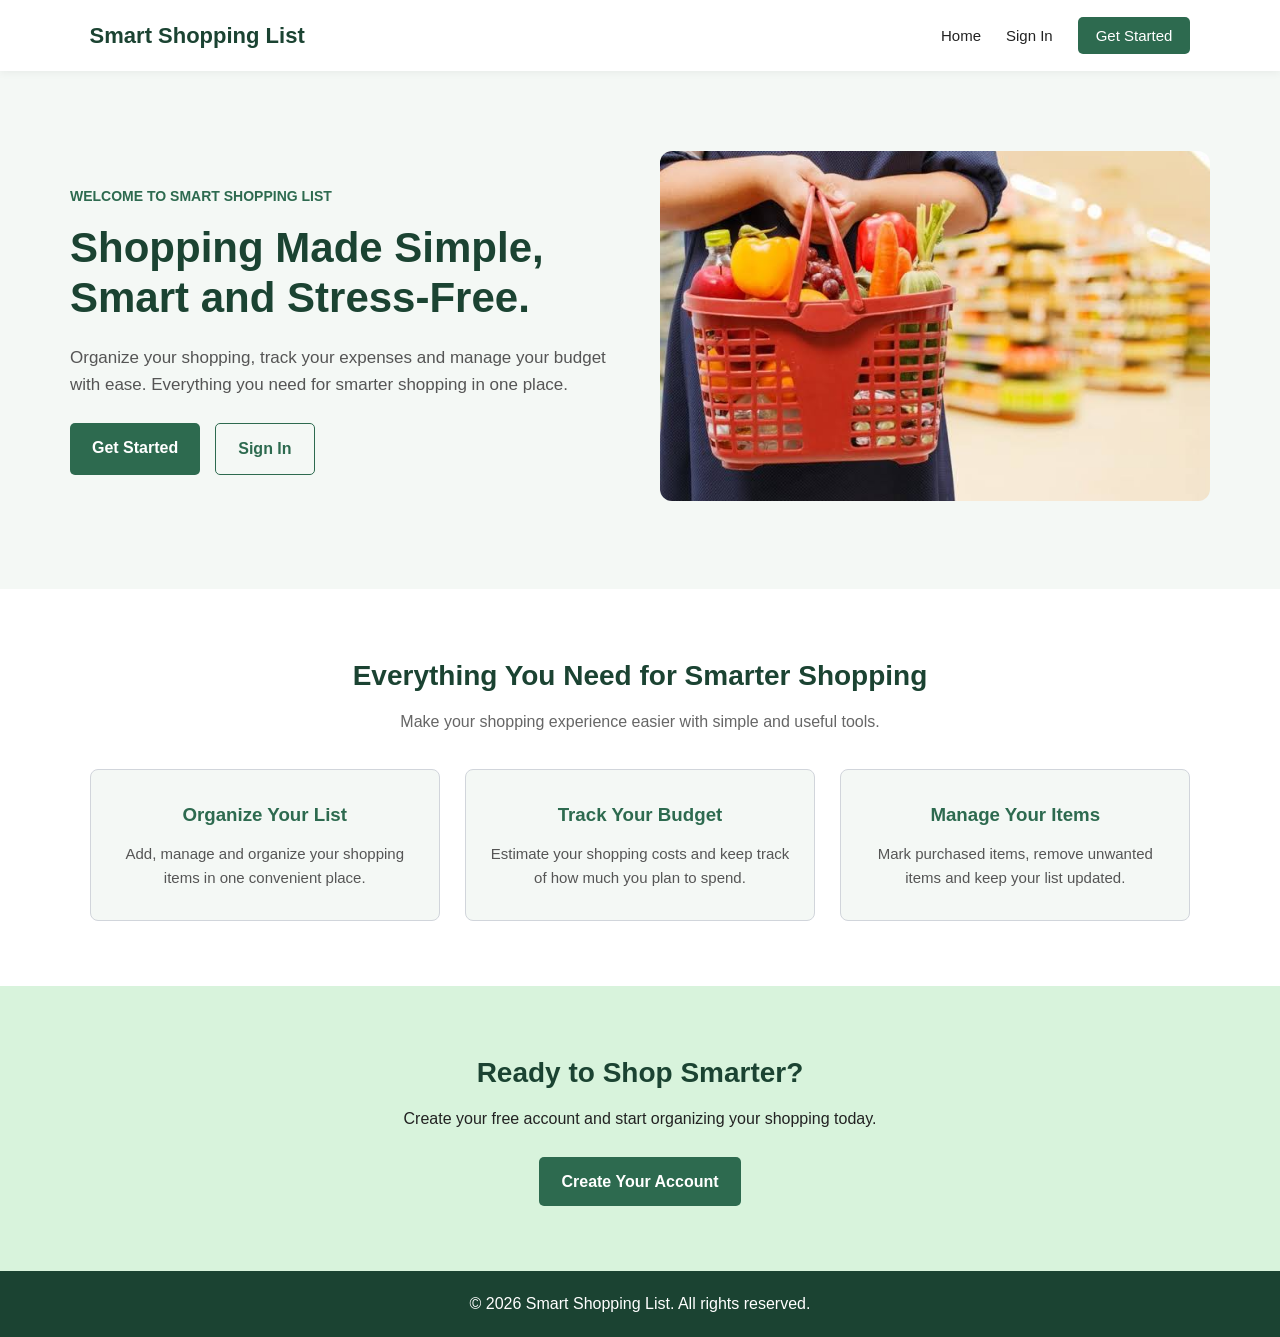
<file: index.html>
<!DOCTYPE html>
<html lang="en">

<head>
    <meta charset="UTF-8">
    <meta name="viewport" content="width=device-width, initial-scale=1.0">
    <title>Smart Shopping List | Shop Smarter</title>
    <link rel="stylesheet" href="style.css">
</head>

<body>

    <!-- Navigation Bar -->
    <header>
        <nav class="navbar">
            <h2 class="logo">Smart Shopping List</h2>

            <ul class="nav-links">
                <li><a href="index.html">Home</a></li>
                <li><a href="login.html">Sign In</a></li>
                <li><a href="signup.html" class="nav-button">Get Started</a></li>
            </ul>
        </nav>
    </header>

    <main>

        <!-- Hero Section -->
        <section class="hero">

            <div class="hero-content">
                <p class="welcome-text">WELCOME TO SMART SHOPPING LIST</p>

                <h1>Shopping Made Simple, Smart and Stress-Free.</h1>

                <p class="hero-description">
                    Organize your shopping, track your expenses and manage
                    your budget with ease. Everything you need for smarter
                    shopping in one place.
                </p>

                <div class="hero-buttons">
                    <a href="signup.html" class="primary-button">
                        Get Started
                    </a>

                    <a href="login.html" class="secondary-button">
                        Sign In
                    </a>
                </div>
            </div>

            <div class="hero-image">
           <img src="images/Shopping.jpg" alt="shopping">
            </div>

        </section>

        <!-- Features Section -->
        <section class="features" id="features">

            <div class="section-heading">
                <h2>Everything You Need for Smarter Shopping</h2>

                <p>
                    Make your shopping experience easier with simple
                    and useful tools.
                </p>
            </div>

            <div class="feature-container">

                <div class="feature-card">
                    <h3>Organize Your List</h3>
                    <p>
                        Add, manage and organize your shopping items
                        in one convenient place.
                    </p>
                </div>

                <div class="feature-card">
                    <h3>Track Your Budget</h3>
                    <p>
                        Estimate your shopping costs and keep track
                        of how much you plan to spend.
                    </p>
                </div>

                <div class="feature-card">
                    <h3>Manage Your Items</h3>
                    <p>
                        Mark purchased items, remove unwanted items
                        and keep your list updated.
                    </p>
                </div>

            </div>

        </section>


        <!-- Call To Action -->
        <section class="cta">

            <h2>Ready to Shop Smarter?</h2>

            <p>
                Create your free account and start organizing
                your shopping today.
            </p>

            <a href="signup.html" class="cta-button">
                Create Your Account
            </a>

        </section>

    </main>

    <!-- Footer -->
    <footer>
        <p>&copy; 2026 Smart Shopping List. All rights reserved.</p>
    </footer>

</body>

</html>
</file>
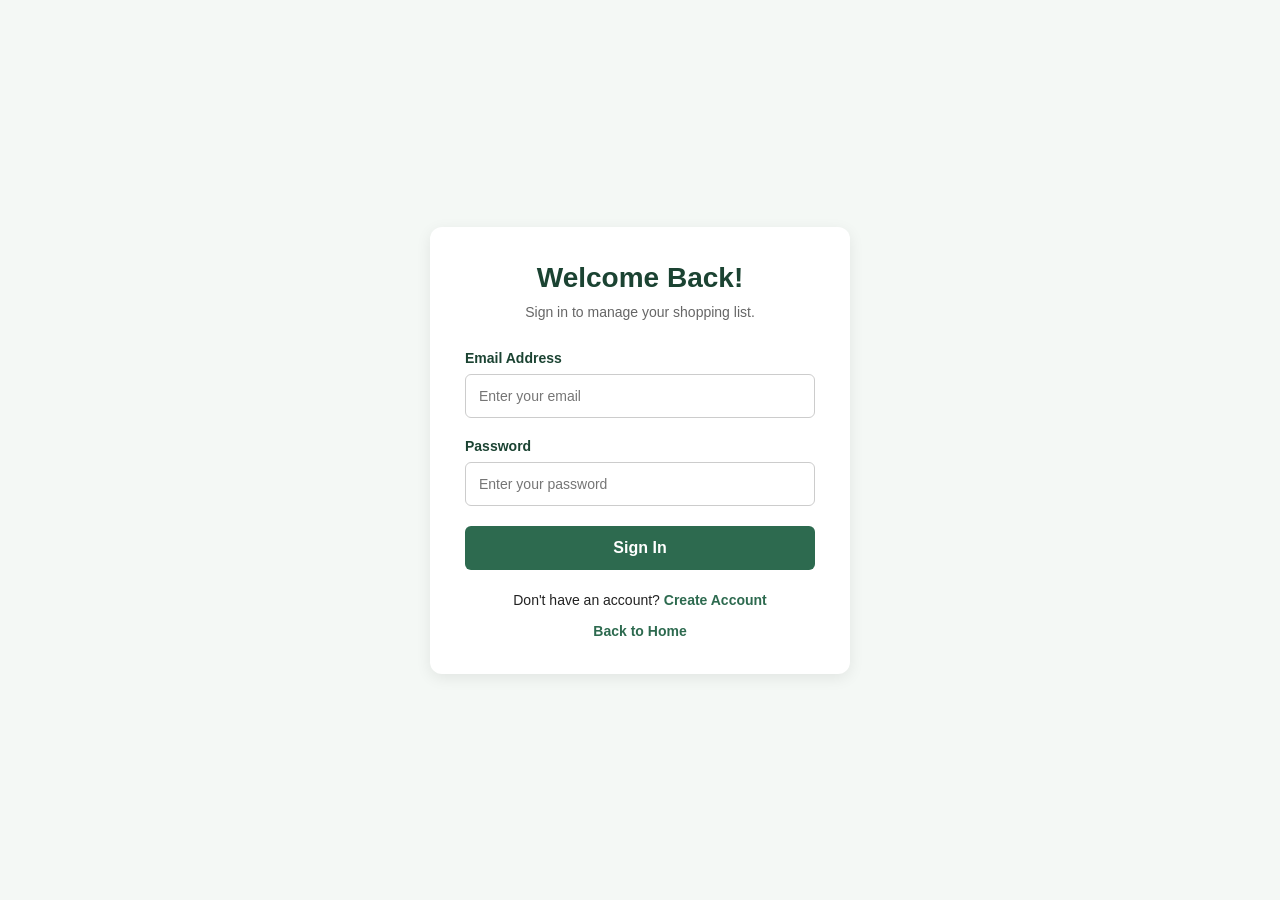
<file: login.html>
<!DOCTYPE html>
<html lang="en">

<head>
    <meta charset="UTF-8">
    <meta name="viewport" content="width=device-width, initial-scale=1.0">
    <title>Sign In | Smart Shopping List</title>
    <link rel="stylesheet" href="login.css">
    
</head>

<body>

    <!-- Login Container -->
    <main class="login-container">

        <div class="login-card">

            <!-- Login Header -->
            <div class="login-header">
                <h1>Welcome Back!</h1>
                <p>Sign in to manage your shopping list.</p>
            </div>
            <!-- Login Form -->
            <form id="login-form">

                <div class="form-group">
                    <label for="email">Email Address</label>

                    <input type="email" id="email" name="email" placeholder="Enter your email" autocomplete="email"
                        required>
                </div>

                <div class="form-group">
                    <label for="password">Password</label>

                    <input type="password" id="password" name="password" placeholder="Enter your password"
                        autocomplete="current-password" minlength="6" required>
                </div>

                <button type="submit" id="login-button">
                    Sign In
                </button>

                <p id="login-message"></p>

            </form>
            <!-- Signup Link -->
            <div class="signup-link">
                <p>
                    Don't have an account?
                    <a href="signup.html">Create Account</a>
                </p>
            </div>

            <!-- Back to Home -->
            <div class="home-link">
                <a href="index.html">Back to Home</a>
            </div>

        </div>

    </main>

    <script src="auth.js"></script>

</body>
</html>
</file>
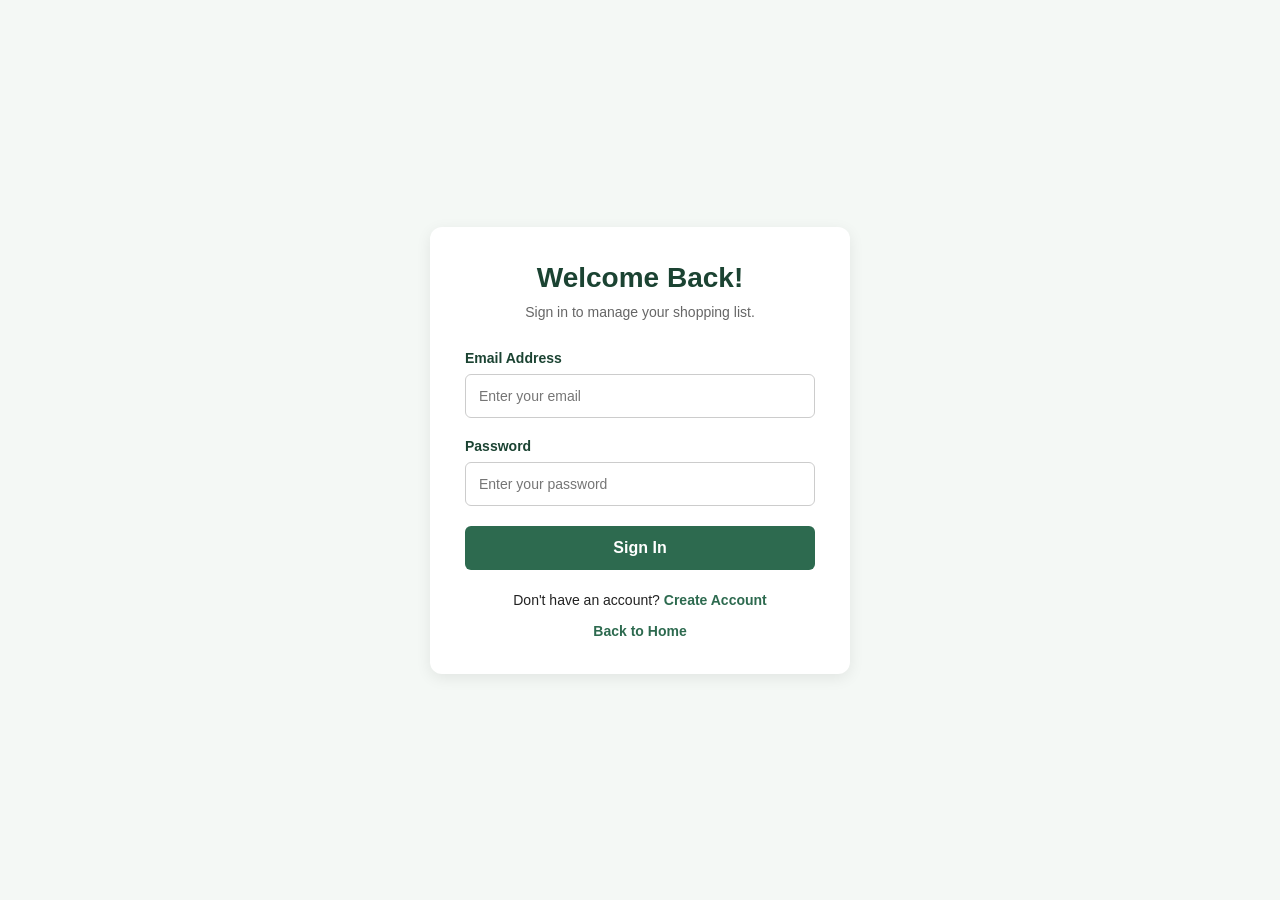
<file: shopping-list.html>
<!DOCTYPE html>
<html lang="en">

<head>
    <meta charset="UTF-8">
    <meta name="viewport" content="width=device-width, initial-scale=1.0">
    <title>Smart Shopping List</title>
    <link rel="stylesheet" href="shopping-list.css">
</head>

<body>

    <!-- Header Section -->
    <header>
        <h1>Smart Shopping List</h1>
        <p>Plan your shopping and manage your budget.</p>
        <a href="index.html" class="home-button">Home</a>
    </header>

    <main class="container">

        <!-- Shopping Summary -->
        <section class="summary">

            <div class="summary-card">
                <h3>Total Items</h3>
                <p id="total-items">0</p>
            </div>

            <div class="summary-card">
                <h3>Purchased</h3>
                <p id="purchased-items">0</p>
            </div>

            <div class="summary-card">
                <h3>Remaining</h3>
                <p id="remaining-items">0</p>
            </div>

            <div class="summary-card">
                <h3>Estimated Cost</h3>
                <p id="estimated-cost">KSh 0</p>
            </div>

        </section>

        <!-- Shopping List -->
        <section class="shopping-list">

            <h2>My Shopping List</h2>

            <!-- Add Shopping Item Form -->
            <form id="shopping-form">

                <div class="form-group">
                    <label for="item-name">Item Name</label>
                    <input type="text" id="item-name" placeholder="Enter item name" required>
                </div>

                <div class="form-group">
                    <label for="item-quantity">Quantity</label>
                    <input type="number" id="item-quantity" min="1" value="1" required>
                </div>

                <div class="form-group">
                    <label for="item-category">Category</label>
                    <select id="item-category" required>
                        <option value="">Select Category</option>
                        <option value="Groceries">Groceries</option>
                        <option value="Electronics">Electronics</option>
                        <option value="Clothing">Clothing</option>
                        <option value="Household">Household Items</option>
                        <option value="Personal Care">Personal Care</option>
                        <option value="Other">Other</option>
                    </select>
                </div>

                <div class="form-group">
                    <label for="item-price">Price (KSh)</label>
                    <input type="number" id="item-price" min="0" step="0.01" placeholder="Enter price" required>
                </div>

                <button type="submit" id="add-button">
                    Add Item
                </button>

            </form>

            <!-- Search and Filter -->
            <div class="list-controls">

                <input type="search" id="search-input" placeholder="Search items...">

                <select id="category-filter">
                    <option value="All">All Categories</option>
                    <option value="Groceries">Groceries</option>
                    <option value="Electronics">Electronics</option>
                    <option value="Clothing">Clothing</option>
                    <option value="Household">Household Items</option>
                    <option value="Personal Care">Personal Care</option>
                    <option value="Other">Other</option>
                </select>

                <select id="status-filter">
                    <option value="All">All Items</option>
                    <option value="Pending">Pending</option>
                    <option value="Purchased">Purchased</option>
                </select>

            </div>

            <!-- Shopping Items Display -->
            <div id="shopping-items">

                <p id="empty-message">
                    Your shopping list is empty. Add your first item!
                </p>

            </div>

            <!-- Clear Shopping List -->
            <button type="button" id="clear-button">
                Clear Shopping List
            </button>

        </section>

    </main>

    <!-- Footer -->
    <footer>
        <p>&copy; 2026 Smart Shopping List. All rights reserved.</p>
    </footer>


    <script src="script.js"></script>

</body>

</html>
</file>
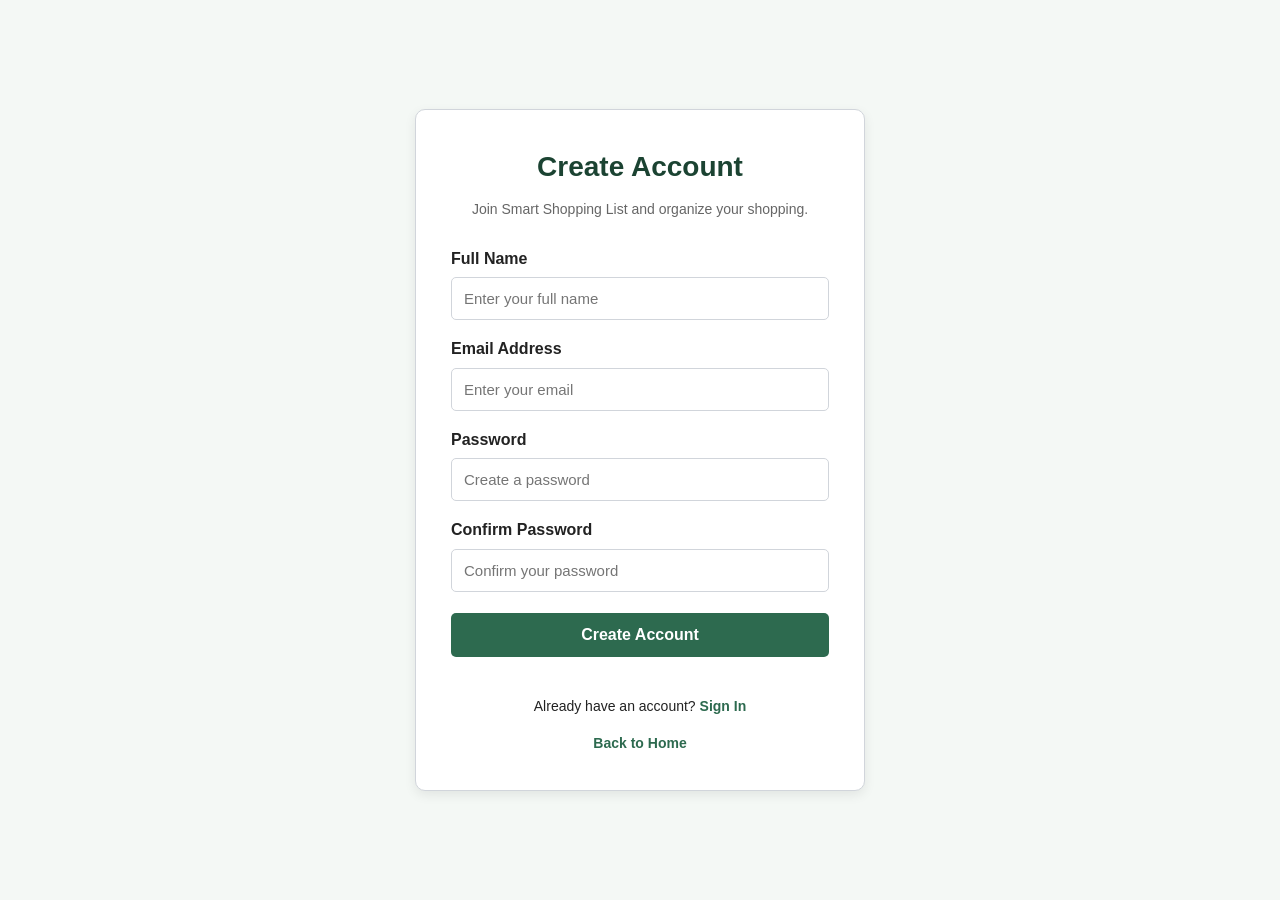
<file: signup.html>
<!DOCTYPE html>
<html lang="en">

<head>
    <meta charset="UTF-8">
    <meta name="viewport" content="width=device-width, initial-scale=1.0">
    <title>Create Account | Smart Shopping List</title>
    <link rel="stylesheet" href="signup.css">
</head>

<body>

    <!-- Registration Section -->
    <main class="signup-container">

        <div class="signup-card">

            <!-- Heading -->
            <div class="signup-header">
                <h1>Create Account</h1>
                <p>Join Smart Shopping List and organize your shopping.</p>
            </div>

            <!-- Signup Form -->
            <form id="signup-form">

                <div class="form-group">
                    <label for="fullname">Full Name</label>
                    <input type="text" id="fullname" name="fullname" placeholder="Enter your full name" required>
                </div>

                <div class="form-group">
                    <label for="email">Email Address</label>
                    <input type="email" id="email" name="email" placeholder="Enter your email" required>
                </div>

                <div class="form-group">
                    <label for="password">Password</label>
                    <input type="password" id="password" name="password" placeholder="Create a password" minlength="6"
                        required>
                </div>

                <div class="form-group">
                    <label for="confirm-password">Confirm Password</label>
                    <input type="password" id="confirm-password" name="confirm-password"
                        placeholder="Confirm your password" minlength="6" required>
                </div>

                <button type="submit" id="signup-button">
                    Create Account
                </button>

                <p id="signup-message"></p>

            </form>

            <!-- Sign In Link -->
            <div class="login-link">
                <p>
                    Already have an account?
                    <a href="login.html">Sign In</a>
                </p>
            </div>

            <!-- Back to Home -->
            <div class="home-link">
                <a href="index.html">Back to Home</a>
            </div>

        </div>

    </main>

        <script src="auth.js"></script>

</body>

</html>
</file>
<file: style.css>
* {
    margin: 0;
    padding: 0;
    box-sizing: border-box;
}

/* Color Variables */
:root {
    --primary-green: #2d6a4f;
    --dark-green: #1b4332;
    --light-green: #d8f3dc;
    --background: #f4f8f5;
    --white: #ffffff;
    --text-color: #222222;
    --border-color: #d1d5db;
}

/* Body */
body {
    font-family: Arial, sans-serif;
    background-color: var(--background);
    color: var(--text-color);
    line-height: 1.6;
}

/* Navigation */
header {
    background-color: var(--white);
    padding: 18px 7%;
    box-shadow: 0 2px 8px rgba(0, 0, 0, 0.05);
}

.navbar {
    display: flex;
    justify-content: space-between;
    align-items: center;
}

.logo {
    color: var(--dark-green);
    font-size: 22px;
}

.nav-links {
    display: flex;
    align-items: center;
    gap: 25px;
    list-style: none;
}

.nav-links a {
    text-decoration: none;
    color: var(--text-color);
    font-size: 15px;
}

.nav-links a:hover {
    color: var(--primary-green);
}

.nav-links .nav-button {
    background-color: var(--primary-green);
    color: var(--white);
    padding: 10px 18px;
    border-radius: 5px;
}

/* Hero Section */
.hero {
    display: flex;
    align-items: center;
    justify-content: space-between;
    gap: 40px;
    max-width: 1200px;
    margin: auto;
    padding: 80px 30px;
}

.hero-content {
    flex: 1;
}

.welcome-text {
    color: var(--primary-green);
    font-weight: bold;
    font-size: 14px;
    margin-bottom: 15px;
}

.hero-content h1 {
    color: var(--dark-green);
    font-size: 42px;
    line-height: 1.2;
    margin-bottom: 20px;
}

.hero-description {
    font-size: 17px;
    color: #555555;
    margin-bottom: 25px;
}

.hero-buttons {
    display: flex;
    gap: 15px;
}

.primary-button,
.secondary-button,
.cta-button {
    display: inline-block;
    padding: 12px 22px;
    border-radius: 5px;
    text-decoration: none;
    font-weight: bold;
}

.primary-button {
    background-color: var(--primary-green);
    color: var(--white);
}

.secondary-button {
    border: 1px solid var(--primary-green);
    color: var(--primary-green);
}

.primary-button:hover {
    background-color: var(--dark-green);
}

.secondary-button:hover {
    background-color: var(--light-green);
}

.hero-image {
    flex: 1;
}

.hero-image img {
    width: 100%;
    height: 350px;
    object-fit: cover;
    border-radius: 12px;
}

/* Features Section */
.features {
    background-color: var(--white);
    padding: 65px 7%;
    text-align: center;
}

.section-heading h2 {
    color: var(--dark-green);
    font-size: 28px;
    margin-bottom: 10px;
}

.section-heading p {
    color: #666666;
}

.feature-container {
    display: grid;
    grid-template-columns: repeat(3, 1fr);
    gap: 25px;
    margin-top: 35px;
}

.feature-card {
    padding: 30px 20px;
    background-color: var(--background);
    border: 1px solid var(--border-color);
    border-radius: 8px;
}

.feature-card h3 {
    color: var(--primary-green);
    margin-bottom: 12px;
}

.feature-card p {
    color: #555555;
    font-size: 15px;
}

/* Call To Action */
.cta {
    background-color: var(--light-green);
    text-align: center;
    padding: 65px 20px;
}

.cta h2 {
    color: var(--dark-green);
    font-size: 28px;
    margin-bottom: 10px;
}

.cta p {
    margin-bottom: 25px;
}

.cta-button {
    background-color: var(--primary-green);
    color: var(--white);
}

.cta-button:hover {
    background-color: var(--dark-green);
}

/* Footer */
footer {
    background-color: var(--dark-green);
    color: var(--white);
    text-align: center;
    padding: 20px;
}

/* Mobile Responsive Design */
@media (max-width: 768px) {

    .navbar {
        flex-direction: column;
        gap: 15px;
    }

    .nav-links {
        flex-wrap: wrap;
        justify-content: center;
        gap: 15px;
    }

    .hero {
        flex-direction: column;
        text-align: center;
        padding: 50px 20px;
    }

    .hero-content h1 {
        font-size: 32px;
    }

    .hero-buttons {
        justify-content: center;
    }

    .hero-image img {
        height: 280px;
    }

    .feature-container {
        grid-template-columns: 1fr;
    }
}

@media (max-width: 450px) {

    .logo {
        font-size: 19px;
    }

    .nav-links {
        gap: 12px;
    }

    .hero-content h1 {
        font-size: 27px;
    }

    .hero-buttons {
        flex-direction: column;
    }

}
</file>
<file: login.css>
* {
    margin: 0;
    padding: 0;
    box-sizing: border-box;
}

/* Color Variables */
:root {
    --primary-green: #2d6a4f;
    --dark-green: #1b4332;
    --light-green: #d8f3dc;
    --background: #f4f8f5;
    --white: #ffffff;
    --text-color: #222222;
    --border-color: #cccccc;
}

/* Body Styling */
body {
    font-family: Arial, sans-serif;
    background-color: var(--background);
    color: var(--text-color);
    min-height: 100vh;
}

/* Login Container */
.login-container {
    display: flex;
    justify-content: center;
    align-items: center;
    min-height: 100vh;
    padding: 20px;
}

/* Login Card */
.login-card {
    background-color: var(--white);
    width: 100%;
    max-width: 420px;
    padding: 35px;
    border-radius: 12px;
    box-shadow: 0 4px 15px rgba(17, 17, 17, 0.08);
}

/* Login Header */
.login-header {
    text-align: center;
    margin-bottom: 30px;
}

.login-header h1 {
    color: var(--dark-green);
    font-size: 28px;
    margin-bottom: 10px;
}

.login-header p {
    color: #666666;
    font-size: 14px;
}

/* Form Group */
.form-group {
    margin-bottom: 20px;
}

.form-group label {
    display: block;
    font-weight: bold;
    font-size: 14px;
    margin-bottom: 8px;
    color: var(--dark-green);
}

/* Input Fields */
.form-group input {
    width: 100%;
    padding: 13px;
    border: 1px solid var(--border-color);
    border-radius: 6px;
    font-size: 14px;
    outline: none;
    transition: border-color 0.3s ease;
}

.form-group input:focus {
    border-color: var(--primary-green);
}

/* Login Button */
#login-button {
    width: 100%;
    padding: 13px;
    background-color: var(--primary-green);
    color: var(--white);
    border: none;
    border-radius: 6px;
    font-size: 16px;
    font-weight: bold;
    cursor: pointer;
    transition: background-color 0.3s ease;
}

#login-button:hover {
    background-color: var(--dark-green);
}

/* Login Message */
#login-message {
    text-align: center;
    margin-top: 15px;
    font-size: 14px;
}

/* Signup Link */
.signup-link {
    text-align: center;
    margin-top: 22px;
    font-size: 14px;
}

.signup-link a,
.home-link a {
    color: var(--primary-green);
    font-weight: bold;
    text-decoration: none;
}

.signup-link a:hover,
.home-link a:hover {
    text-decoration: underline;
}

/* Home Link */
.home-link {
    text-align: center;
    margin-top: 15px;
    font-size: 14px;
}

/* Mobile Responsiveness */
@media (max-width: 480px) {
    .login-card {
        padding: 25px 20px;
    }

    .login-header h1 {
        font-size: 24px;
    }
}
</file>
<file: shopping-list.css>
/* General Reset */
* {
    margin: 0;
    padding: 0;
    box-sizing: border-box;
}

/* Color Variables */
:root {
    --primary-green: #2d6a4f;
    --dark-green: #1b4332;
    --light-green: #d8f3dc;
    --background: #f4f8f5;
    --white: #ffffff;
    --text-color: #222222;
    --border-color: #d1d5db;
}

/* Body Styling */
body {
    font-family: Arial, sans-serif;
    background-color: var(--background);
    color: var(--text-color);
    line-height: 1.6;
}

/* Header */
header {
    background-color: var(--primary-green);
    color: var(--white);
    text-align: center;
    padding: 30px 15px;
    position: relative;
}

header h1 {
    margin-bottom: 5px;
    font-size: 30px;
}

header p {
    font-size: 15px;
}

/* Home Button */
.home-button {
    position: absolute;
    top: 20px;
    right: 25px;
    padding: 10px 20px;
    background-color: var(--white);
    color: var(--primary-green);
    text-decoration: none;
    border-radius: 5px;
    font-weight: bold;
    transition: background-color 0.3s ease;
}

.home-button:hover {
    background-color: var(--light-green);
}

/* Main Container */
.container {
    max-width: 1100px;
    margin: 30px auto;
    padding: 0 20px;
}

/* Shopping Summary */
.summary {
    display: grid;
    grid-template-columns: repeat(4, 1fr);
    gap: 20px;
    margin-bottom: 30px;
}

.summary-card {
    background-color: var(--white);
    padding: 20px;
    text-align: center;
    border-radius: 8px;
    border: 1px solid var(--border-color);
    box-shadow: 0 2px 5px rgba(0, 0, 0, 0.05);
}

.summary-card h3 {
    color: var(--dark-green);
    font-size: 15px;
    margin-bottom: 8px;
}

.summary-card p {
    color: var(--primary-green);
    font-size: 24px;
    font-weight: bold;
}

/* Shopping List Section */
.add-item,
.shopping-list {
    background-color: var(--white);
    padding: 25px;
    border-radius: 8px;
    margin-bottom: 30px;
    border: 1px solid var(--border-color);
}

h2 {
    color: var(--dark-green);
    margin-bottom: 20px;
    font-size: 22px;
}

/* Form Styling */
#shopping-form {
    display: grid;
    grid-template-columns: repeat(2, 1fr);
    gap: 18px;
}

.form-group {
    display: flex;
    flex-direction: column;
}

.form-group label {
    font-weight: bold;
    margin-bottom: 6px;
}

input,
select {
    width: 100%;
    padding: 12px;
    border: 1px solid var(--border-color);
    border-radius: 5px;
    font-size: 15px;
    outline: none;
}

input:focus,
select:focus {
    border-color: var(--primary-green);
}

/* Buttons */
button {
    background-color: var(--primary-green);
    color: var(--white);
    padding: 12px 18px;
    border: none;
    border-radius: 5px;
    cursor: pointer;
    font-size: 15px;
    transition: background-color 0.3s ease;
}

button:hover {
    background-color: var(--dark-green);
}

#add-button {
    grid-column: span 2;
}

/* Shopping List Controls */
.list-controls {
    display: grid;
    grid-template-columns: 2fr 1fr 1fr;
    gap: 12px;
    margin-bottom: 20px;
}

/* Shopping Items Container */
#shopping-items {
    width: 100%;
    overflow-x: auto;
}

/* Shopping Table */
.shopping-table {
    width: 100%;
    min-width: 750px;
    border-collapse: collapse;
    margin-top: 15px;
}

.shopping-table th,
.shopping-table td {
    padding: 12px;
    text-align: left;
    border-bottom: 1px solid var(--border-color);
}

.shopping-table th {
    background-color: var(--light-green);
    color: var(--dark-green);
}

.shopping-table tr:hover {
    background-color: var(--background);
}

/* Table Action Buttons */
.shopping-table button {
    margin: 3px;
    padding: 8px 10px;
    font-size: 13px;
}

/* Purchased and Pending Status */
.purchased-status {
    color: var(--primary-green);
    font-weight: bold;
}

.pending-status {
    color: #c0392b;
    font-weight: bold;
}

/* Empty Message */
#empty-message {
    text-align: center;
    color: #777777;
    padding: 25px;
}

/* Clear Button */
#clear-button {
    margin-top: 20px;
    background-color: #c0392b;
}

#clear-button:hover {
    background-color: #962d22;
}

/* Footer */
footer {
    background-color: var(--dark-green);
    color: var(--white);
    text-align: center;
    padding: 18px;
    margin-top: 40px;
}

/* Responsive Design */
@media (max-width: 768px) {

    .summary {
        grid-template-columns: repeat(2, 1fr);
    }

    .list-controls {
        grid-template-columns: 1fr;
    }

}

@media (max-width: 500px) {

    header h1 {
        font-size: 24px;
    }

    .home-button {
        top: 10px;
        right: 10px;
        padding: 7px 12px;
        font-size: 13px;
    }

    .summary {
        grid-template-columns: 1fr;
    }

    #shopping-form {
        grid-template-columns: 1fr;
    }

    #add-button {
        grid-column: span 1;
    }

    .add-item,
    .shopping-list {
        padding: 18px;
    }

}
</file>
<file: signup.css>
* {
    margin: 0;
    padding: 0;
    box-sizing: border-box;
}

/* Color Variables */
:root {
    --primary-green: #2d6a4f;
    --dark-green: #1b4332;
    --light-green: #d8f3dc;
    --background: #f4f8f5;
    --white: #ffffff;
    --text-color: #222222;
    --border-color: #d1d5db;
}

/* Body Styling */
body {
    font-family: Arial, sans-serif;
    background-color: var(--background);
    color: var(--text-color);
    line-height: 1.6;
}

/* Signup Container */
.signup-container {
    min-height: 100vh;
    display: flex;
    justify-content: center;
    align-items: center;
    padding: 30px 15px;
}

/* Signup Card */
.signup-card {
    width: 100%;
    max-width: 450px;
    background-color: var(--white);
    padding: 35px;
    border-radius: 10px;
    border: 1px solid var(--border-color);
    box-shadow: 0 4px 12px rgba(0, 0, 0, 0.08);
}
   
/* Signup Header */
.signup-header {
    text-align: center;
    margin-bottom: 25px;
}

.signup-header h1 {
    color: var(--dark-green);
    font-size: 28px;
    margin-bottom: 8px;
}

.signup-header p {
    color: #666666;
    font-size: 14px;
}

/* Form Styling */
#signup-form {
    display: flex;
    flex-direction: column;
    gap: 16px;
}

.form-group {
    display: flex;
    flex-direction: column;
}

.form-group label {
    font-weight: bold;
    margin-bottom: 6px;
}

.form-group input {
    width: 100%;
    padding: 12px;
    border: 1px solid var(--border-color);
    border-radius: 5px;
    font-size: 15px;
    outline: none;
}

.form-group input:focus {
    border-color: var(--primary-green);
}

/* Signup Button */
#signup-button {
    background-color: var(--primary-green);
    color: var(--white);
    padding: 13px;
    border: none;
    border-radius: 5px;
    font-size: 16px;
    font-weight: bold;
    cursor: pointer;
    margin-top: 5px;
    transition: background-color 0.3s ease;
}

#signup-button:hover {
    background-color: var(--dark-green);
}

/* Signup Message */
#signup-message {
    text-align: center;
    font-size: 14px;
}

/* Login Link */
.login-link {
    text-align: center;
    margin-top: 22px;
    font-size: 14px;
}

.login-link a,
.home-link a {
    color: var(--primary-green);
    font-weight: bold;
    text-decoration: none;
}

.login-link a:hover,
.home-link a:hover {
    text-decoration: underline;
}

/* Home Link */
.home-link {
    text-align: center;
    margin-top: 15px;
    font-size: 14px;
}

/* Mobile Responsive Design */
@media (max-width: 500px) {

    .signup-card {
        padding: 25px 20px;
    }

    .signup-header h1 {
        font-size: 24px;
    }

}
</file>
